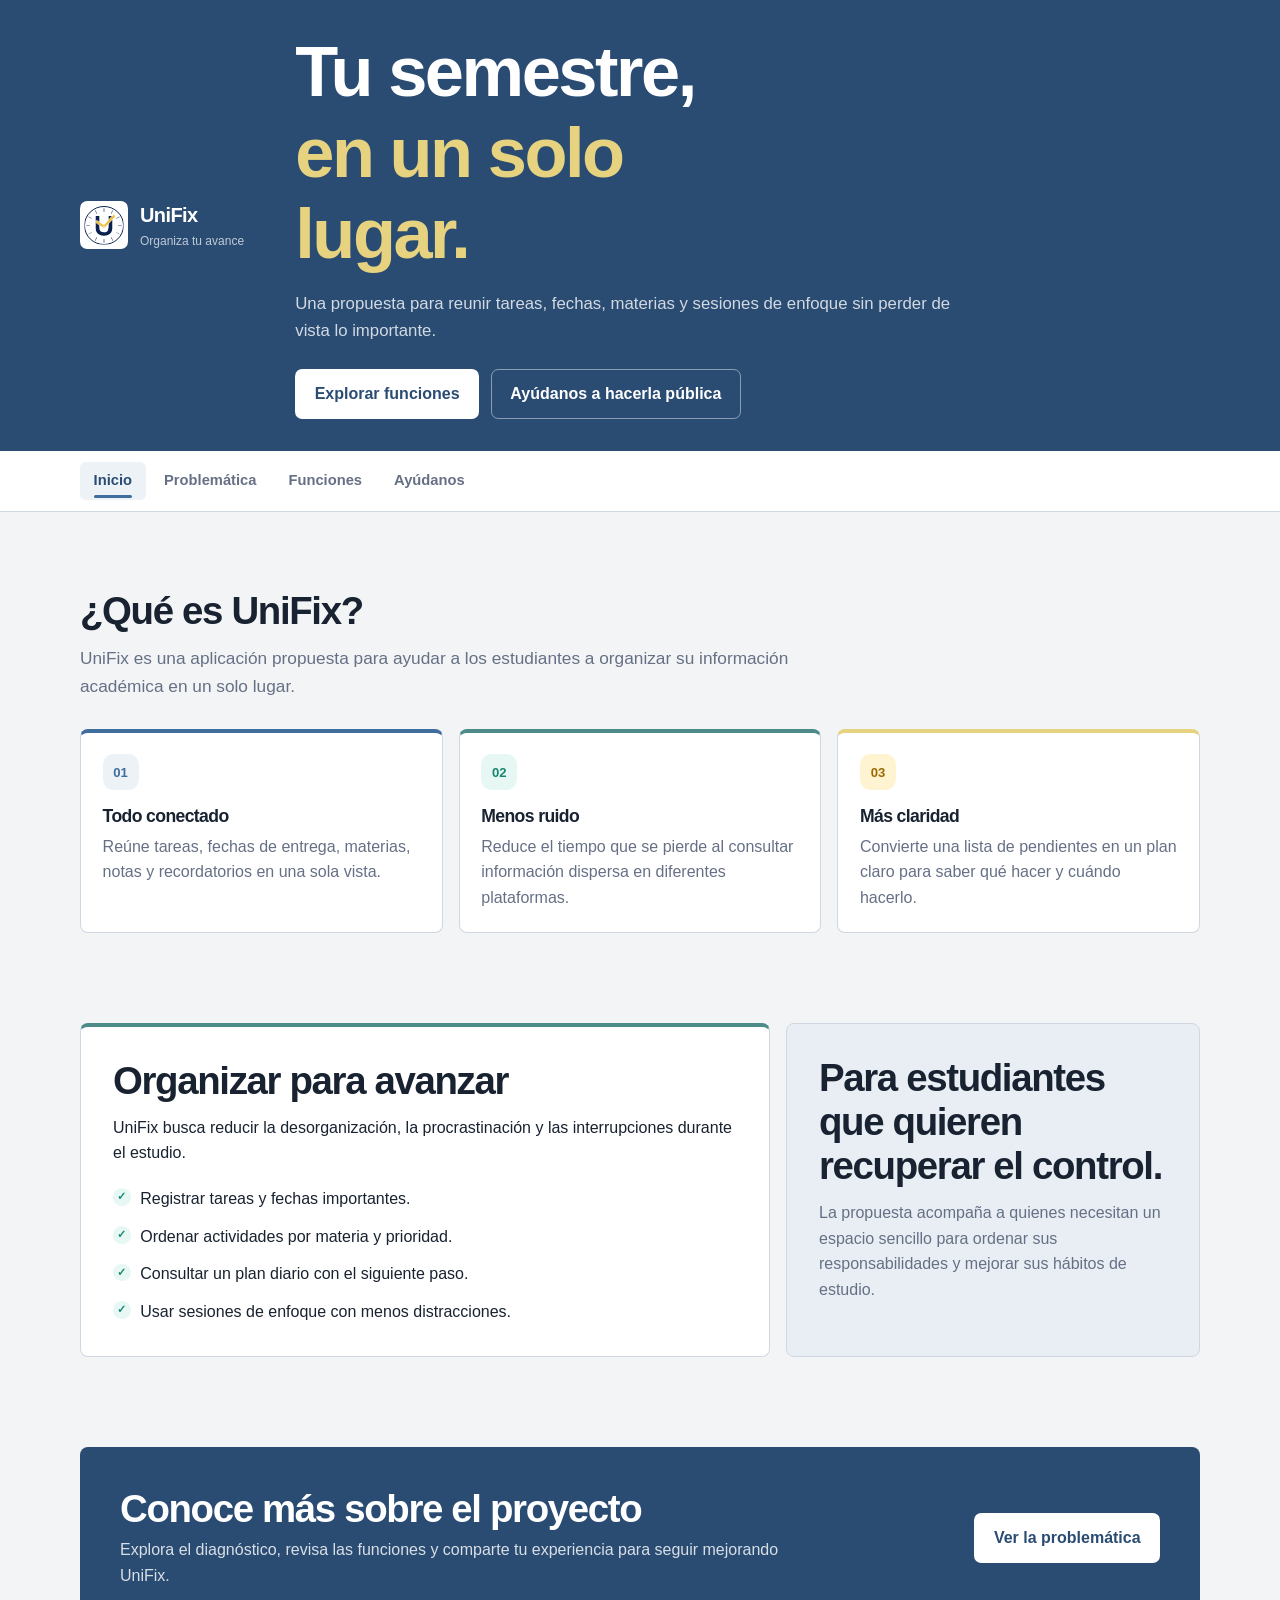
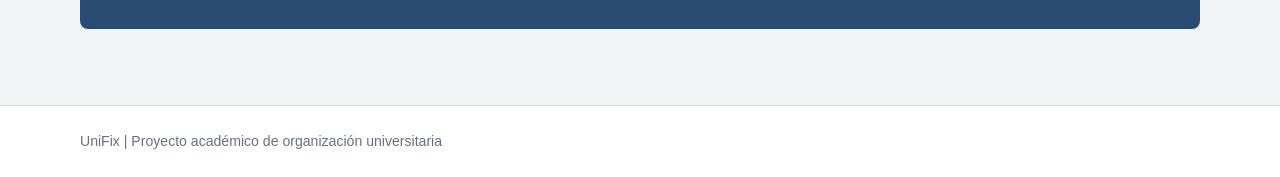
<file: index.html>
<!DOCTYPE html>
<html lang="es">
<head>
    <meta charset="UTF-8">
    <meta name="viewport" content="width=device-width, initial-scale=1.0">
    <meta name="description" content="Información general sobre UniFix, una propuesta para organizar la vida académica.">
    <meta name="theme-color" content="#182b49">
    <link rel="stylesheet" href="styles.css">
    <link rel="icon" type="image/svg+xml" href="logo-unifix.svg">
    <title>UniFix | Inicio</title>
</head>
<body>
    <a class="skip-link" href="#contenido">Saltar al contenido</a>

    <header class="site-header hero-header">
        <div class="container header-inner">
            <a class="brand" href="index.html" aria-label="UniFix, página de inicio">
                <img class="brand-logo" src="logo-unifix.svg" alt="">
                <span class="brand-copy">
                    <strong>UniFix</strong>
                    <small>Organiza tu avance</small>
                </span>
            </a>

            <div class="header-copy">
                <h1>Tu semestre, <span>en un solo lugar.</span></h1>
                <p>Una propuesta para reunir tareas, fechas, materias y sesiones de enfoque sin perder de vista lo importante.</p>
                <div class="button-row">
                    <a class="button button-light" href="funciones.html">Explorar funciones</a>
                    <a class="button button-quiet" href="encuesta.html">Ayúdanos a hacerla pública</a>
                </div>
            </div>

        </div>
    </header>

    <nav class="site-nav" aria-label="Navegación principal">
        <div class="container nav-inner">
            <a class="nav-link" href="index.html" aria-current="page">Inicio</a>
            <a class="nav-link" href="problematica.html">Problemática</a>
            <a class="nav-link" href="funciones.html">Funciones</a>
            <a class="nav-link" href="encuesta.html">Ayúdanos</a>
        </div>
    </nav>

    <main id="contenido" class="container">
        <section aria-labelledby="que-es">
            <div class="section-heading">
                <h2 id="que-es">¿Qué es UniFix?</h2>
                <p class="lead">UniFix es una aplicación propuesta para ayudar a los estudiantes a organizar su información académica en un solo lugar.</p>
            </div>

            <div class="info-grid">
                <article class="info-card">
                    <span class="card-icon" aria-hidden="true">01</span>
                    <h3>Todo conectado</h3>
                    <p>Reúne tareas, fechas de entrega, materias, notas y recordatorios en una sola vista.</p>
                </article>
                <article class="info-card">
                    <span class="card-icon" aria-hidden="true">02</span>
                    <h3>Menos ruido</h3>
                    <p>Reduce el tiempo que se pierde al consultar información dispersa en diferentes plataformas.</p>
                </article>
                <article class="info-card">
                    <span class="card-icon" aria-hidden="true">03</span>
                    <h3>Más claridad</h3>
                    <p>Convierte una lista de pendientes en un plan claro para saber qué hacer y cuándo hacerlo.</p>
                </article>
            </div>
        </section>

        <section class="content-grid" aria-label="Objetivo y público de UniFix">
            <article class="content-card">
                <h2>Organizar para avanzar</h2>
                <p>UniFix busca reducir la desorganización, la procrastinación y las interrupciones durante el estudio.</p>
                <ul class="check-list">
                    <li>Registrar tareas y fechas importantes.</li>
                    <li>Ordenar actividades por materia y prioridad.</li>
                    <li>Consultar un plan diario con el siguiente paso.</li>
                    <li>Usar sesiones de enfoque con menos distracciones.</li>
                </ul>
            </article>

            <aside class="quote-card">
                <h2>Para estudiantes que quieren recuperar el control.</h2>
                <p>La propuesta acompaña a quienes necesitan un espacio sencillo para ordenar sus responsabilidades y mejorar sus hábitos de estudio.</p>
            </aside>
        </section>

        <section class="callout" aria-labelledby="conoce-mas">
            <div>
                <h2 id="conoce-mas">Conoce más sobre el proyecto</h2>
                <p>Explora el diagnóstico, revisa las funciones y comparte tu experiencia para seguir mejorando UniFix.</p>
            </div>
            <a class="button button-light" href="problematica.html">Ver la problemática</a>
        </section>
    </main>

    <footer>
        <div class="container">
            <p>UniFix | Proyecto académico de organización universitaria</p>
        </div>
    </footer>
</body>
</html>
</file>
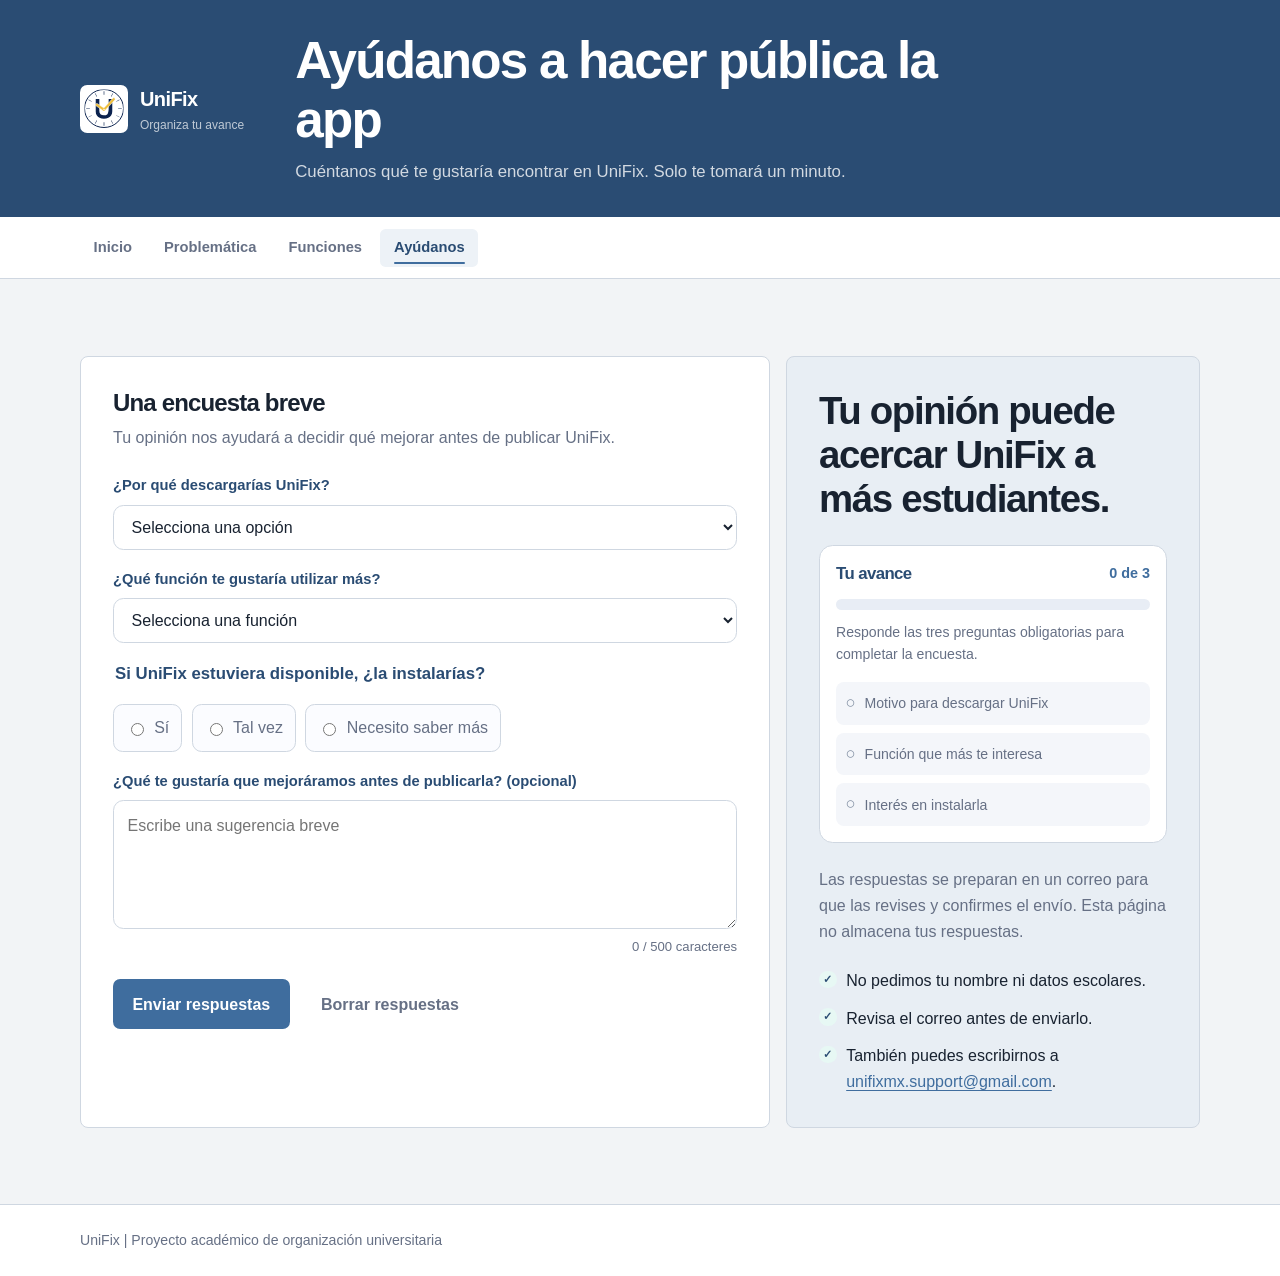
<file: encuesta.html>
<!DOCTYPE html>
<html lang="es">
<head>
    <meta charset="UTF-8">
    <meta name="viewport" content="width=device-width, initial-scale=1.0">
    <meta name="description" content="Ayúdanos a hacer pública UniFix respondiendo una encuesta breve.">
    <meta name="theme-color" content="#182b49">
    <link rel="stylesheet" href="styles.css?v=a316286">
    <link rel="icon" type="image/svg+xml" href="logo-unifix.svg">
    <title>UniFix | Ayúdanos a hacer pública la app</title>
</head>
<body>
    <a class="skip-link" href="#contenido">Saltar al contenido</a>

    <header class="site-header page-header">
        <div class="container header-inner">
            <a class="brand" href="index.html" aria-label="UniFix, página de inicio">
                <img class="brand-logo" src="logo-unifix.svg" alt="">
                <span class="brand-copy">
                    <strong>UniFix</strong>
                    <small>Organiza tu avance</small>
                </span>
            </a>
            <div class="header-copy">
                <h1>Ayúdanos a hacer pública la app</h1>
                <p>Cuéntanos qué te gustaría encontrar en UniFix. Solo te tomará un minuto.</p>
            </div>
        </div>
    </header>

    <nav class="site-nav" aria-label="Navegación principal">
        <div class="container nav-inner">
            <a class="nav-link" href="index.html">Inicio</a>
            <a class="nav-link" href="problematica.html">Problemática</a>
            <a class="nav-link" href="funciones.html">Funciones</a>
            <a class="nav-link" href="encuesta.html" aria-current="page">Ayúdanos</a>
        </div>
    </nav>

    <main id="contenido" class="container">
        <section class="form-layout" aria-labelledby="opinion">
            <form class="form-card" id="encuesta-form">
                <div class="form-heading">
                    <h2 id="opinion">Una encuesta breve</h2>
                    <p>Tu opinión nos ayudará a decidir qué mejorar antes de publicar UniFix.</p>
                </div>

                <div class="form-grid">
                    <div class="field field--wide" data-question="motivo">
                        <label for="motivo">¿Por qué descargarías UniFix?</label>
                        <select id="motivo" name="motivo" required>
                            <option value="">Selecciona una opción</option>
                            <option>Organizar tareas y entregas</option>
                            <option>Consultar mi horario y calendario</option>
                            <option>Dar seguimiento a materias y calificaciones</option>
                            <option>Usar recordatorios y sesiones de enfoque</option>
                            <option>Explorar todas sus funciones</option>
                            <option>Otro motivo</option>
                        </select>
                    </div>

                    <div class="field field--wide" data-question="funcion">
                        <label for="funcion">¿Qué función te gustaría utilizar más?</label>
                        <select id="funcion" name="funcion" required>
                            <option value="">Selecciona una función</option>
                            <option>Gestión de tareas</option>
                            <option>Horario y calendario académico</option>
                            <option>Materias y calificaciones</option>
                            <option>Notas y recordatorios</option>
                            <option>Sesiones de enfoque</option>
                            <option>Otra</option>
                        </select>
                    </div>

                    <fieldset class="field field--wide field-group" data-question="instalarias">
                        <legend class="field-label">Si UniFix estuviera disponible, ¿la instalarías?</legend>
                        <div class="radio-group">
                            <label class="radio-option"><input type="radio" name="instalarias" value="Sí" required> Sí</label>
                            <label class="radio-option"><input type="radio" name="instalarias" value="Tal vez"> Tal vez</label>
                            <label class="radio-option"><input type="radio" name="instalarias" value="Necesito saber más"> Necesito saber más</label>
                        </div>
                    </fieldset>

                    <div class="field field--wide">
                        <label for="sugerencia">¿Qué te gustaría que mejoráramos antes de publicarla? <span>(opcional)</span></label>
                        <textarea id="sugerencia" name="sugerencia" rows="4" maxlength="500" placeholder="Escribe una sugerencia breve"></textarea>
                        <p class="character-count" id="character-count">0 / 500 caracteres</p>
                    </div>
                </div>

                <div class="actions">
                    <button class="button button-primary" type="submit">Enviar respuestas</button>
                    <button class="button button-quiet" type="reset">Borrar respuestas</button>
                </div>
                <p id="encuesta-status" role="status" aria-live="polite"></p>
            </form>

            <aside class="survey-aside">
                <h2>Tu opinión puede acercar UniFix a más estudiantes.</h2>
                <div class="survey-progress">
                    <div class="survey-progress__heading">
                        <h3 id="progress-heading">Tu avance</h3>
                        <strong id="progress-count">0 de 3</strong>
                    </div>
                    <div class="survey-progress__track" id="survey-progress" role="progressbar" aria-labelledby="progress-heading" aria-valuemin="0" aria-valuemax="3" aria-valuenow="0">
                        <span class="survey-progress__fill" id="survey-progress-fill"></span>
                    </div>
                    <p class="survey-progress__message" id="progress-message">Responde las tres preguntas obligatorias para completar la encuesta.</p>
                    <ul class="survey-progress__steps" aria-label="Preguntas obligatorias">
                        <li data-step="motivo">Motivo para descargar UniFix</li>
                        <li data-step="funcion">Función que más te interesa</li>
                        <li data-step="instalarias">Interés en instalarla</li>
                    </ul>
                </div>
                <p>Las respuestas se preparan en un correo para que las revises y confirmes el envío. Esta página no almacena tus respuestas.</p>
                <ul class="check-list">
                    <li>No pedimos tu nombre ni datos escolares.</li>
                    <li>Revisa el correo antes de enviarlo.</li>
                    <li>También puedes escribirnos a <a href="mailto:unifixmx.support@gmail.com">unifixmx.support@gmail.com</a>.</li>
                </ul>
            </aside>
        </section>
    </main>

    <footer>
        <div class="container">
            <p>UniFix | Proyecto académico de organización universitaria</p>
        </div>
    </footer>
    <script src="js/encuesta.js?v=a316286" defer></script>
</body>
</html>
</file>
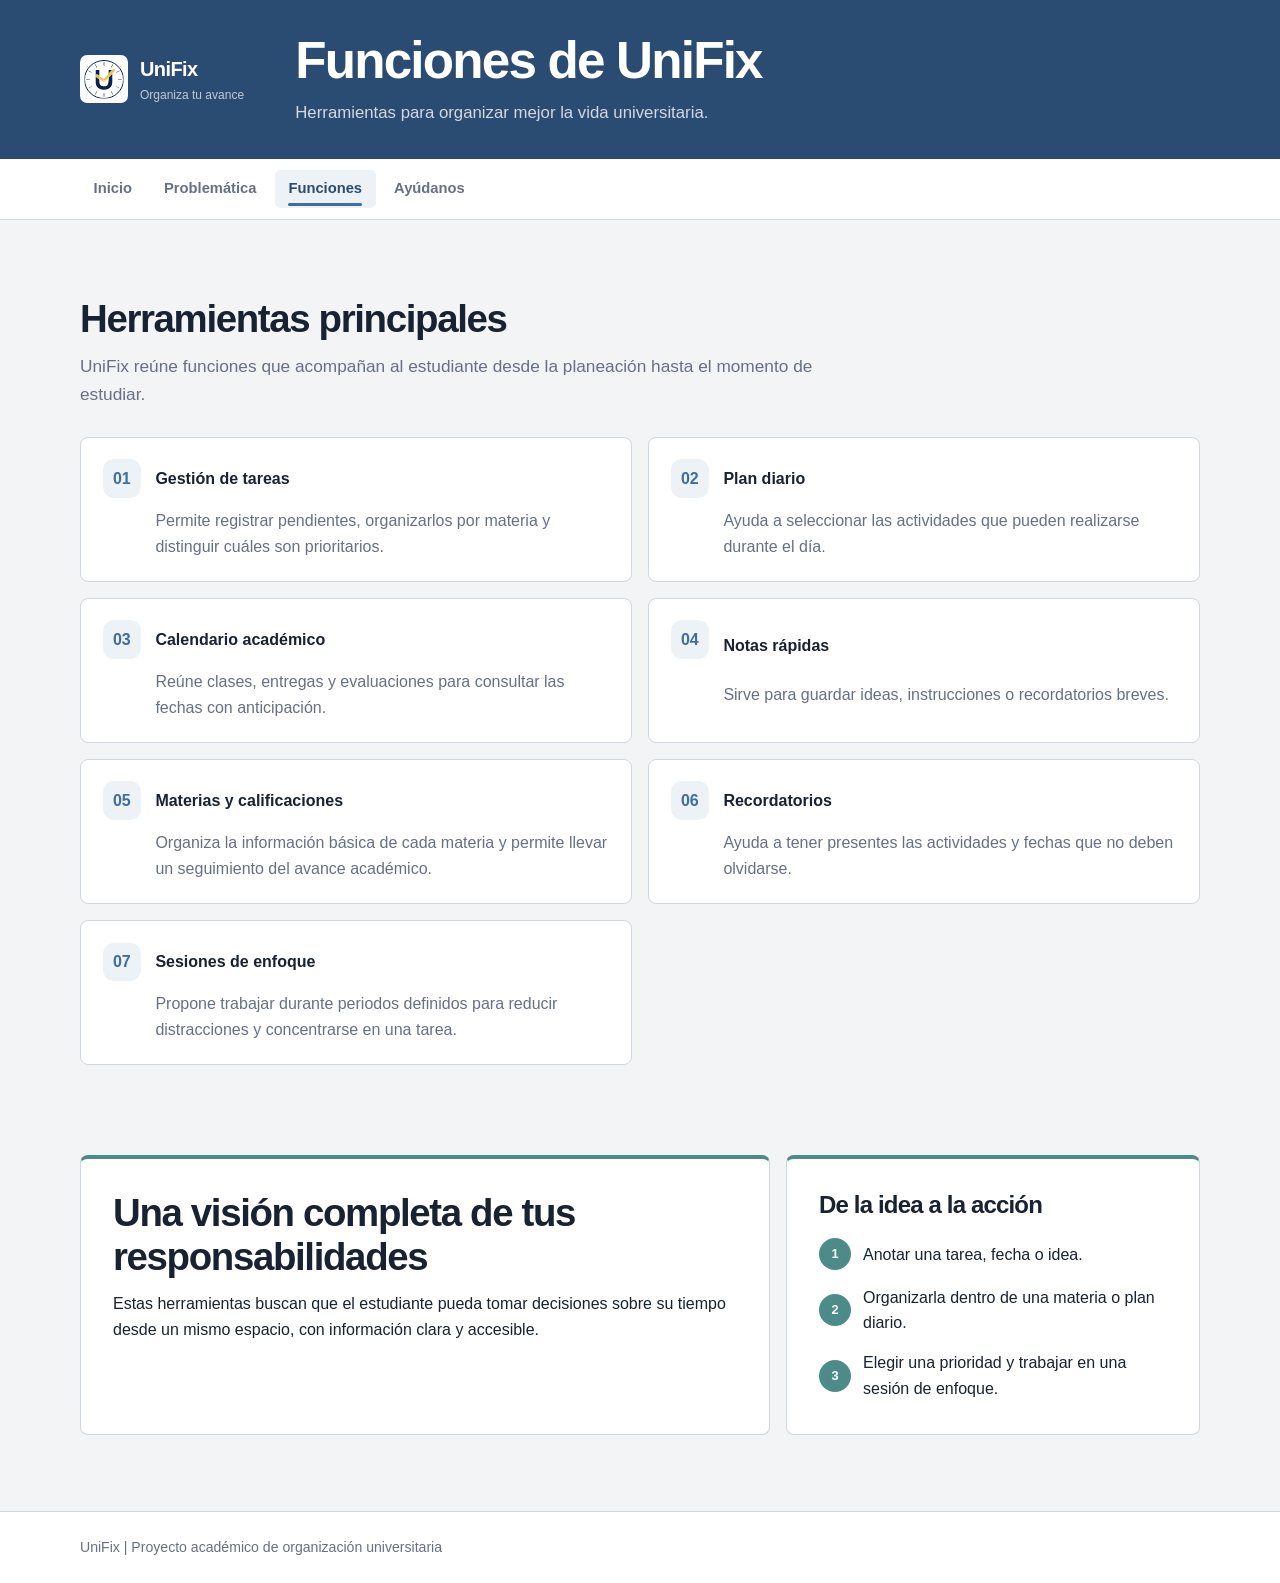
<file: funciones.html>
<!DOCTYPE html>
<html lang="es">
<head>
    <meta charset="UTF-8">
    <meta name="viewport" content="width=device-width, initial-scale=1.0">
    <meta name="description" content="Funciones propuestas para la aplicación UniFix.">
    <meta name="theme-color" content="#182b49">
    <link rel="stylesheet" href="styles.css">
    <link rel="icon" type="image/svg+xml" href="logo-unifix.svg">
    <title>UniFix | Funciones</title>
</head>
<body>
    <a class="skip-link" href="#contenido">Saltar al contenido</a>

    <header class="site-header page-header">
        <div class="container header-inner">
            <a class="brand" href="index.html" aria-label="UniFix, página de inicio">
                <img class="brand-logo" src="logo-unifix.svg" alt="">
                <span class="brand-copy">
                    <strong>UniFix</strong>
                    <small>Organiza tu avance</small>
                </span>
            </a>
            <div class="header-copy">
                <h1>Funciones de UniFix</h1>
                <p>Herramientas para organizar mejor la vida universitaria.</p>
            </div>
        </div>
    </header>

    <nav class="site-nav" aria-label="Navegación principal">
        <div class="container nav-inner">
            <a class="nav-link" href="index.html">Inicio</a>
            <a class="nav-link" href="problematica.html">Problemática</a>
            <a class="nav-link" href="funciones.html" aria-current="page">Funciones</a>
            <a class="nav-link" href="encuesta.html">Ayúdanos</a>
        </div>
    </nav>

    <main id="contenido" class="container">
        <section aria-labelledby="herramientas">
            <div class="section-heading">
                <h2 id="herramientas">Herramientas principales</h2>
                <p class="lead">UniFix reúne funciones que acompañan al estudiante desde la planeación hasta el momento de estudiar.</p>
            </div>

            <dl class="feature-grid">
                <div class="feature-card">
                    <div class="feature-top"><span class="feature-number">01</span><dt>Gestión de tareas</dt></div>
                    <dd>Permite registrar pendientes, organizarlos por materia y distinguir cuáles son prioritarios.</dd>
                </div>
                <div class="feature-card">
                    <div class="feature-top"><span class="feature-number">02</span><dt>Plan diario</dt></div>
                    <dd>Ayuda a seleccionar las actividades que pueden realizarse durante el día.</dd>
                </div>
                <div class="feature-card">
                    <div class="feature-top"><span class="feature-number">03</span><dt>Calendario académico</dt></div>
                    <dd>Reúne clases, entregas y evaluaciones para consultar las fechas con anticipación.</dd>
                </div>
                <div class="feature-card">
                    <div class="feature-top"><span class="feature-number">04</span><dt>Notas rápidas</dt></div>
                    <dd>Sirve para guardar ideas, instrucciones o recordatorios breves.</dd>
                </div>
                <div class="feature-card">
                    <div class="feature-top"><span class="feature-number">05</span><dt>Materias y calificaciones</dt></div>
                    <dd>Organiza la información básica de cada materia y permite llevar un seguimiento del avance académico.</dd>
                </div>
                <div class="feature-card">
                    <div class="feature-top"><span class="feature-number">06</span><dt>Recordatorios</dt></div>
                    <dd>Ayuda a tener presentes las actividades y fechas que no deben olvidarse.</dd>
                </div>
                <div class="feature-card">
                    <div class="feature-top"><span class="feature-number">07</span><dt>Sesiones de enfoque</dt></div>
                    <dd>Propone trabajar durante periodos definidos para reducir distracciones y concentrarse en una tarea.</dd>
                </div>
            </dl>
        </section>

        <section class="content-grid" aria-label="Propósito y flujo de uso">
            <article class="content-card">
                <h2>Una visión completa de tus responsabilidades</h2>
                <p>Estas herramientas buscan que el estudiante pueda tomar decisiones sobre su tiempo desde un mismo espacio, con información clara y accesible.</p>
            </article>

            <aside class="flow-card">
                <h2>De la idea a la acción</h2>
                <ol class="process-list">
                    <li>Anotar una tarea, fecha o idea.</li>
                    <li>Organizarla dentro de una materia o plan diario.</li>
                    <li>Elegir una prioridad y trabajar en una sesión de enfoque.</li>
                </ol>
            </aside>
        </section>
    </main>

    <footer>
        <div class="container">
            <p>UniFix | Proyecto académico de organización universitaria</p>
        </div>
    </footer>
</body>
</html>
</file>
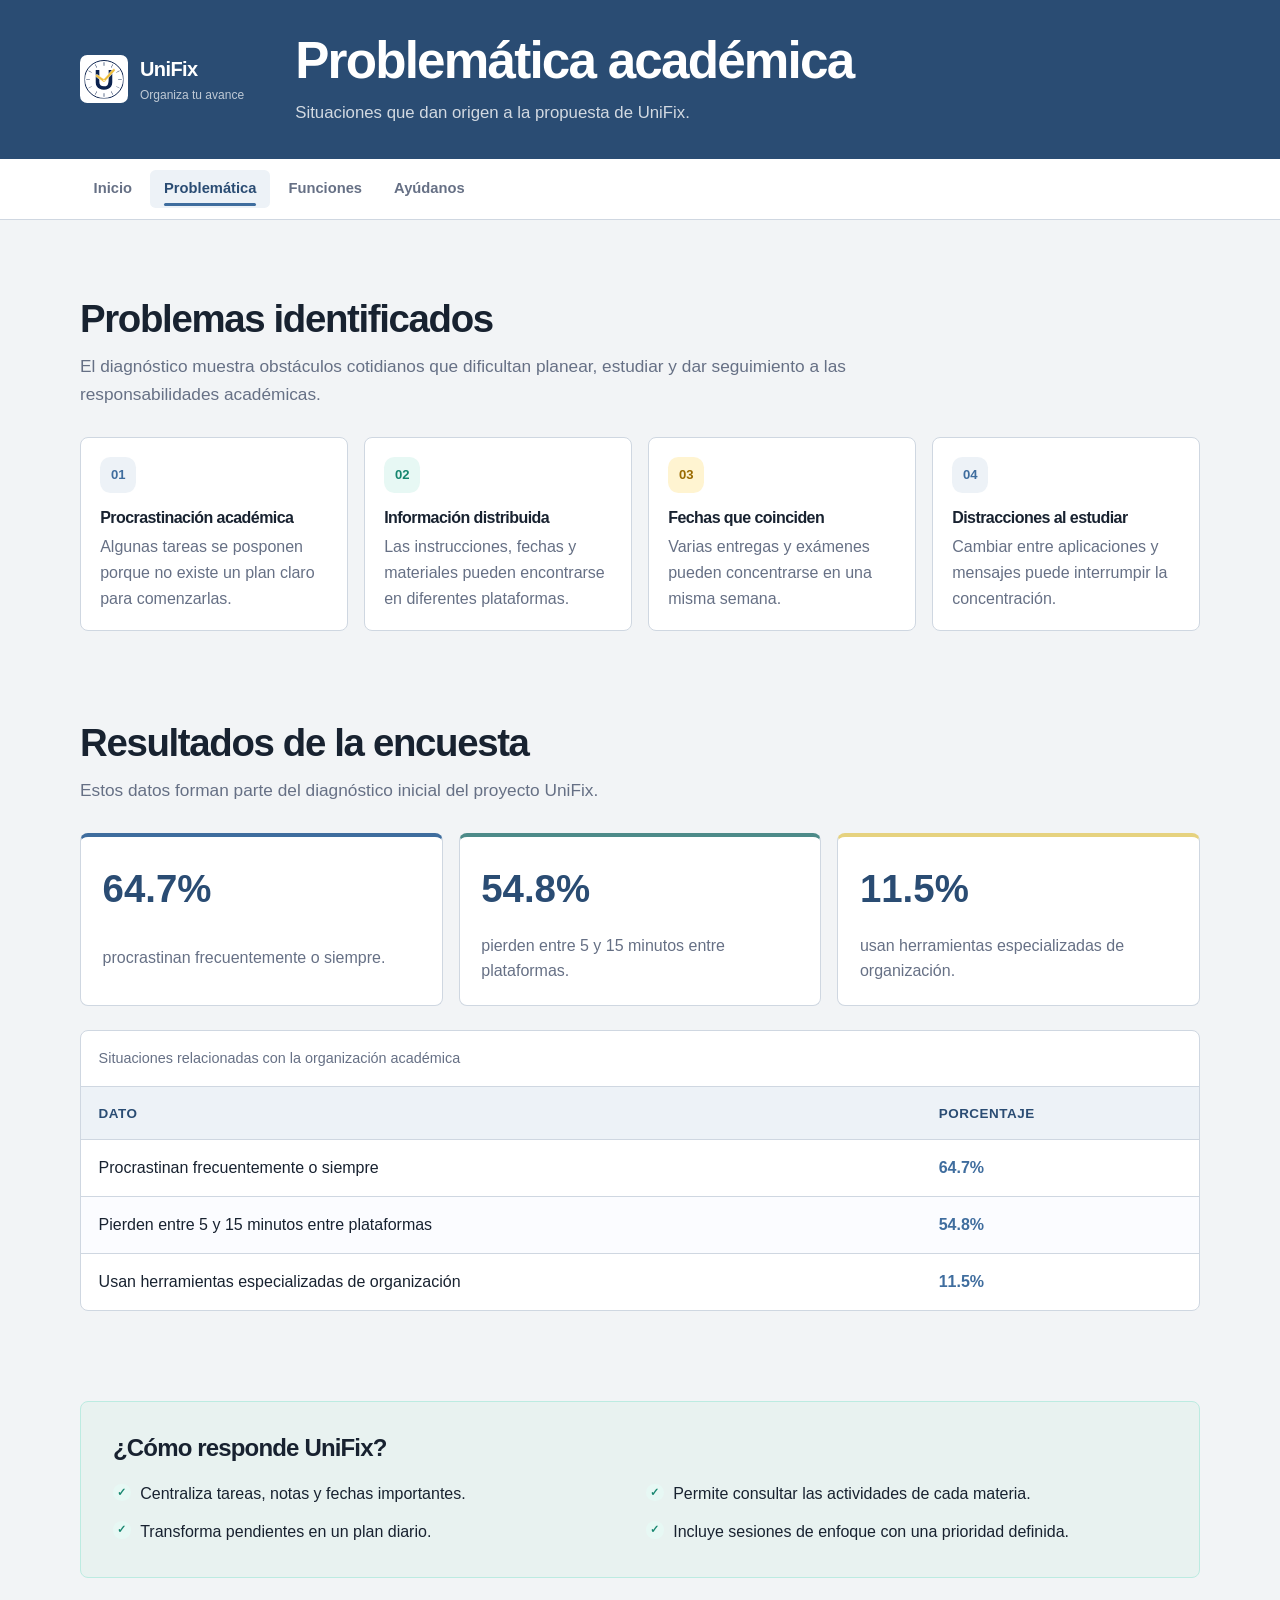
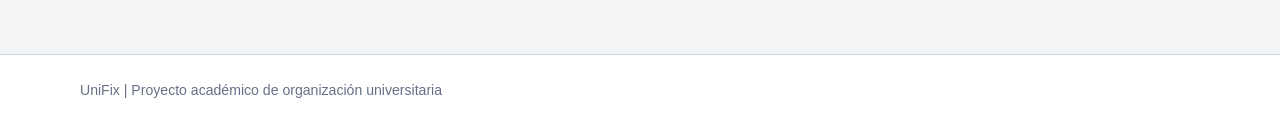
<file: problematica.html>
<!DOCTYPE html>
<html lang="es">
<head>
    <meta charset="UTF-8">
    <meta name="viewport" content="width=device-width, initial-scale=1.0">
    <meta name="description" content="Problemática de organización académica que busca atender UniFix.">
    <meta name="theme-color" content="#182b49">
    <link rel="stylesheet" href="styles.css">
    <link rel="icon" type="image/svg+xml" href="logo-unifix.svg">
    <title>UniFix | Problemática</title>
</head>
<body>
    <a class="skip-link" href="#contenido">Saltar al contenido</a>

    <header class="site-header page-header">
        <div class="container header-inner">
            <a class="brand" href="index.html" aria-label="UniFix, página de inicio">
                <img class="brand-logo" src="logo-unifix.svg" alt="">
                <span class="brand-copy">
                    <strong>UniFix</strong>
                    <small>Organiza tu avance</small>
                </span>
            </a>
            <div class="header-copy">
                <h1>Problemática académica</h1>
                <p>Situaciones que dan origen a la propuesta de UniFix.</p>
            </div>
        </div>
    </header>

    <nav class="site-nav" aria-label="Navegación principal">
        <div class="container nav-inner">
            <a class="nav-link" href="index.html">Inicio</a>
            <a class="nav-link" href="problematica.html" aria-current="page">Problemática</a>
            <a class="nav-link" href="funciones.html">Funciones</a>
            <a class="nav-link" href="encuesta.html">Ayúdanos</a>
        </div>
    </nav>

    <main id="contenido" class="container">
        <section aria-labelledby="problemas">
            <div class="section-heading">
                <h2 id="problemas">Problemas identificados</h2>
                <p class="lead">El diagnóstico muestra obstáculos cotidianos que dificultan planear, estudiar y dar seguimiento a las responsabilidades académicas.</p>
            </div>

            <div class="problem-grid">
                <article class="problem-card">
                    <span class="problem-icon" aria-hidden="true">01</span>
                    <h3>Procrastinación académica</h3>
                    <p>Algunas tareas se posponen porque no existe un plan claro para comenzarlas.</p>
                </article>
                <article class="problem-card">
                    <span class="problem-icon" aria-hidden="true">02</span>
                    <h3>Información distribuida</h3>
                    <p>Las instrucciones, fechas y materiales pueden encontrarse en diferentes plataformas.</p>
                </article>
                <article class="problem-card">
                    <span class="problem-icon" aria-hidden="true">03</span>
                    <h3>Fechas que coinciden</h3>
                    <p>Varias entregas y exámenes pueden concentrarse en una misma semana.</p>
                </article>
                <article class="problem-card">
                    <span class="problem-icon" aria-hidden="true">04</span>
                    <h3>Distracciones al estudiar</h3>
                    <p>Cambiar entre aplicaciones y mensajes puede interrumpir la concentración.</p>
                </article>
            </div>
        </section>

        <section aria-labelledby="resultados">
            <div class="section-heading">
                <h2 id="resultados">Resultados de la encuesta</h2>
                <p class="lead">Estos datos forman parte del diagnóstico inicial del proyecto UniFix.</p>
            </div>

            <div class="stat-grid" aria-label="Resumen de resultados">
                <article class="stat-card">
                    <strong>64.7%</strong>
                    <span>procrastinan frecuentemente o siempre.</span>
                </article>
                <article class="stat-card">
                    <strong>54.8%</strong>
                    <span>pierden entre 5 y 15 minutos entre plataformas.</span>
                </article>
                <article class="stat-card">
                    <strong>11.5%</strong>
                    <span>usan herramientas especializadas de organización.</span>
                </article>
            </div>

            <div class="table-wrap">
                <table class="data-table">
                    <caption>Situaciones relacionadas con la organización académica</caption>
                    <thead>
                        <tr>
                            <th scope="col">Dato</th>
                            <th scope="col">Porcentaje</th>
                        </tr>
                    </thead>
                    <tbody>
                        <tr>
                            <td>Procrastinan frecuentemente o siempre</td>
                            <td>64.7%</td>
                        </tr>
                        <tr>
                            <td>Pierden entre 5 y 15 minutos entre plataformas</td>
                            <td>54.8%</td>
                        </tr>
                        <tr>
                            <td>Usan herramientas especializadas de organización</td>
                            <td>11.5%</td>
                        </tr>
                    </tbody>
                </table>
            </div>
        </section>

        <section class="response-card" aria-labelledby="respuesta">
            <h2 id="respuesta">¿Cómo responde UniFix?</h2>
            <ul class="check-list">
                <li>Centraliza tareas, notas y fechas importantes.</li>
                <li>Permite consultar las actividades de cada materia.</li>
                <li>Transforma pendientes en un plan diario.</li>
                <li>Incluye sesiones de enfoque con una prioridad definida.</li>
            </ul>
        </section>
    </main>

    <footer>
        <div class="container">
            <p>UniFix | Proyecto académico de organización universitaria</p>
        </div>
    </footer>
</body>
</html>
</file>
<file: styles.css>
:root {
    --ink: #182230;
    --muted: #667085;
    --navy: #182b49;
    --navy-deep: #101d34;
    --blue: #3f6df6;
    --blue-soft: #eaf0ff;
    --teal: #16b8a6;
    --yellow: #f7c948;
    --cream: #f7f9fc;
    --surface: #ffffff;
    --line: #dce3ee;
    --success: #16866f;
    --shadow: 0 18px 50px rgba(25, 43, 73, 0.09);
    --radius-lg: 1.25rem;
    --radius-md: 0.9rem;
    --max-width: 1120px;
}

*,
*::before,
*::after {
    box-sizing: border-box;
}

html {
    scroll-behavior: smooth;
}

body {
    min-width: 320px;
    margin: 0;
    color: var(--ink);
    background: var(--cream);
    font-family: "Segoe UI", Roboto, Helvetica, Arial, sans-serif;
    line-height: 1.6;
}

a {
    color: var(--blue);
    text-underline-offset: 0.16em;
}

a:hover {
    color: var(--navy);
}

img,
svg {
    display: block;
    max-width: 100%;
}

button,
input,
select,
textarea {
    font: inherit;
}

.container {
    width: min(calc(100% - 2rem), var(--max-width));
    margin-inline: auto;
}

.skip-link {
    position: absolute;
    z-index: 20;
    top: 0.75rem;
    left: 0.75rem;
    padding: 0.7rem 1rem;
    color: var(--navy);
    background: var(--yellow);
    border-radius: 0.5rem;
    transform: translateY(-160%);
    transition: transform 160ms ease;
}

.skip-link:focus {
    transform: translateY(0);
}

.site-header {
    position: relative;
    overflow: hidden;
    color: #ffffff;
    background:
        radial-gradient(circle at 90% 10%, rgba(63, 109, 246, 0.55), transparent 32%),
        linear-gradient(135deg, var(--navy-deep), var(--navy));
}

.site-header::after {
    position: absolute;
    right: -8rem;
    bottom: -12rem;
    width: 27rem;
    height: 27rem;
    content: "";
    background: rgba(22, 184, 166, 0.12);
    border-radius: 50%;
}

.header-inner {
    position: relative;
    z-index: 1;
    display: grid;
    grid-template-columns: minmax(11rem, 0.75fr) minmax(0, 1.7fr) minmax(13rem, 0.9fr);
    gap: clamp(1.5rem, 4vw, 4rem);
    align-items: center;
    padding-block: clamp(2.5rem, 7vw, 5.5rem);
}

.page-header .header-inner {
    grid-template-columns: auto minmax(0, 1fr) auto;
    padding-block: clamp(2.25rem, 5vw, 3.75rem);
}

.brand {
    display: inline-flex;
    gap: 0.75rem;
    align-items: center;
    width: max-content;
    color: #ffffff;
    text-decoration: none;
}

.brand:hover {
    color: #ffffff;
}

.brand-mark {
    display: grid;
    width: 3rem;
    height: 3rem;
    place-items: center;
    color: var(--navy);
    background: var(--yellow);
    border-radius: 0.85rem;
    box-shadow: 0 8px 20px rgba(0, 0, 0, 0.14);
    font-size: 1.05rem;
    font-weight: 800;
    letter-spacing: -0.04em;
}

.brand-logo {
    width: 3rem;
    height: 3rem;
    flex: 0 0 3rem;
    padding: 0.28rem;
    object-fit: contain;
    background: #ffffff;
    border-radius: 0.45rem;
}

.brand-copy {
    display: grid;
    gap: 0.05rem;
}

.brand-copy strong {
    font-size: 1.25rem;
    letter-spacing: -0.03em;
}

.brand-copy small {
    color: rgba(255, 255, 255, 0.7);
    font-size: 0.75rem;
}

.header-copy {
    max-width: 42rem;
}

.eyebrow {
    margin: 0 0 0.65rem;
    color: var(--teal);
    font-size: 0.78rem;
    font-weight: 800;
    letter-spacing: 0.12em;
    text-transform: uppercase;
}

.site-header .eyebrow {
    color: var(--yellow);
}

h1,
h2,
h3,
p {
    margin-top: 0;
}

h1,
h2,
h3 {
    line-height: 1.15;
    letter-spacing: -0.035em;
}

h1 {
    max-width: 12ch;
    margin-bottom: 1rem;
    font-size: clamp(2.25rem, 5.5vw, 4.5rem);
}

.page-header h1 {
    max-width: none;
    margin-bottom: 0.55rem;
    font-size: clamp(2rem, 4vw, 3.25rem);
}

h1 span {
    color: var(--yellow);
}

.header-copy > p:not(.eyebrow) {
    max-width: 42rem;
    margin-bottom: 1.5rem;
    color: rgba(255, 255, 255, 0.79);
    font-size: 1.05rem;
}

.page-header .header-copy > p:not(.eyebrow) {
    margin-bottom: 0;
}

.header-badge {
    padding: 0.65rem 0.85rem;
    color: #ffffff;
    background: rgba(255, 255, 255, 0.1);
    border: 1px solid rgba(255, 255, 255, 0.2);
    border-radius: 999px;
    font-size: 0.78rem;
    font-weight: 700;
    white-space: nowrap;
}

.button-row,
.actions {
    display: flex;
    flex-wrap: wrap;
    gap: 0.75rem;
    align-items: center;
}

.button {
    display: inline-flex;
    min-height: 2.8rem;
    align-items: center;
    justify-content: center;
    padding: 0.7rem 1.15rem;
    border: 1px solid transparent;
    border-radius: 0.7rem;
    font-weight: 750;
    text-decoration: none;
    transition: transform 160ms ease, box-shadow 160ms ease, background-color 160ms ease;
}

.button:hover {
    color: inherit;
    transform: translateY(-2px);
}

.button-light {
    color: var(--navy);
    background: #ffffff;
    box-shadow: 0 8px 20px rgba(0, 0, 0, 0.14);
}

.button-light:hover {
    background: var(--yellow);
}

.button-primary {
    color: #ffffff;
    background: var(--blue);
    box-shadow: 0 8px 18px rgba(63, 109, 246, 0.22);
}

.button-primary:hover {
    color: #ffffff;
    background: #315bd3;
}

.button-quiet {
    color: var(--muted);
    background: var(--surface);
    border-color: var(--line);
}

.button-quiet:hover {
    color: var(--ink);
    background: var(--blue-soft);
}

.hero-visual {
    position: relative;
    min-height: 14rem;
    padding: 1.1rem;
    background: rgba(255, 255, 255, 0.1);
    border: 1px solid rgba(255, 255, 255, 0.18);
    border-radius: var(--radius-lg);
    box-shadow: 0 20px 45px rgba(0, 0, 0, 0.15);
    transform: rotate(2deg);
}

.mockup-top {
    display: flex;
    gap: 0.35rem;
    margin-bottom: 1rem;
}

.mockup-top span {
    width: 0.45rem;
    height: 0.45rem;
    background: rgba(255, 255, 255, 0.55);
    border-radius: 50%;
}

.mockup-body {
    display: grid;
    gap: 0.65rem;
}

.mockup-title {
    width: 58%;
    height: 0.8rem;
    margin-bottom: 0.35rem;
    background: var(--yellow);
    border-radius: 999px;
}

.mockup-task {
    display: flex;
    gap: 0.6rem;
    align-items: center;
    padding: 0.65rem;
    background: rgba(255, 255, 255, 0.1);
    border-radius: 0.6rem;
}

.mockup-task::before {
    width: 0.7rem;
    height: 0.7rem;
    content: "";
    background: var(--teal);
    border-radius: 50%;
}

.mockup-task span {
    width: 70%;
    height: 0.45rem;
    background: rgba(255, 255, 255, 0.65);
    border-radius: 999px;
}

.site-nav {
    position: sticky;
    z-index: 10;
    top: 0;
    background: rgba(255, 255, 255, 0.94);
    border-bottom: 1px solid var(--line);
    box-shadow: 0 6px 20px rgba(25, 43, 73, 0.05);
    backdrop-filter: blur(12px);
}

.nav-inner {
    display: flex;
    flex-wrap: wrap;
    gap: 0.3rem;
    align-items: center;
    min-height: 3.8rem;
}

.nav-link {
    position: relative;
    display: inline-flex;
    align-items: center;
    min-height: 2.4rem;
    padding: 0.45rem 0.85rem;
    color: var(--muted);
    border-radius: 0.6rem;
    font-size: 0.92rem;
    font-weight: 700;
    text-decoration: none;
}

.nav-link:hover,
.nav-link[aria-current="page"] {
    color: var(--navy);
    background: var(--blue-soft);
}

.nav-link[aria-current="page"]::after {
    position: absolute;
    right: 0.85rem;
    bottom: 0.16rem;
    left: 0.85rem;
    height: 0.15rem;
    content: "";
    background: var(--blue);
    border-radius: 999px;
}

main {
    padding-block: clamp(2.6rem, 6vw, 5.5rem);
}

main > section + section {
    margin-top: clamp(3rem, 7vw, 6rem);
}

.section-heading {
    max-width: 48rem;
    margin-bottom: 1.75rem;
}

.section-heading h2,
.content-card h2,
.quote-card h2,
.callout h2,
.survey-aside h2 {
    margin-bottom: 0.75rem;
    font-size: clamp(1.65rem, 3vw, 2.45rem);
}

.section-heading p:last-child,
.content-card p:last-child,
.quote-card p:last-child,
.survey-aside p:last-child {
    margin-bottom: 0;
}

.lead {
    color: var(--muted);
    font-size: 1.08rem;
}

.info-grid,
.problem-grid,
.stat-grid {
    display: grid;
    grid-template-columns: repeat(3, minmax(0, 1fr));
    gap: 1rem;
}

.info-card,
.problem-card,
.stat-card,
.feature-card,
.content-card,
.form-card,
.survey-aside,
.flow-card {
    background: var(--surface);
    border: 1px solid var(--line);
    border-radius: var(--radius-md);
    box-shadow: var(--shadow);
}

.info-card,
.problem-card,
.stat-card {
    padding: 1.35rem;
}

.info-card {
    border-top: 0.25rem solid var(--blue);
}

.info-card:nth-child(2) {
    border-top-color: var(--teal);
}

.info-card:nth-child(3) {
    border-top-color: var(--yellow);
}

.card-icon,
.problem-icon {
    display: inline-grid;
    width: 2.25rem;
    height: 2.25rem;
    margin-bottom: 1rem;
    place-items: center;
    color: var(--blue);
    background: var(--blue-soft);
    border-radius: 0.65rem;
    font-size: 0.82rem;
    font-weight: 800;
}

.info-card:nth-child(2) .card-icon,
.problem-card:nth-child(2) .problem-icon {
    color: var(--success);
    background: #e7f8f4;
}

.info-card:nth-child(3) .card-icon,
.problem-card:nth-child(3) .problem-icon {
    color: #9a6a00;
    background: #fff4d1;
}

.info-card h3,
.problem-card h3,
.stat-card strong {
    margin-bottom: 0.45rem;
    font-size: 1.1rem;
}

.info-card p,
.problem-card p,
.stat-card span,
.feature-card dd {
    margin-bottom: 0;
    color: var(--muted);
}

.content-grid,
.form-layout {
    display: grid;
    grid-template-columns: minmax(0, 1.25fr) minmax(17rem, 0.75fr);
    gap: 1rem;
    align-items: stretch;
}

.content-card,
.quote-card,
.flow-card,
.survey-aside {
    padding: clamp(1.35rem, 3vw, 2rem);
}

.content-card,
.flow-card {
    border-top: 0.25rem solid var(--teal);
}

.quote-card,
.survey-aside {
    color: #ffffff;
    background: linear-gradient(145deg, var(--navy), #27456f);
    border: 0;
    border-radius: var(--radius-lg);
    box-shadow: var(--shadow);
}

.quote-card .eyebrow,
.survey-aside .eyebrow {
    color: var(--yellow);
}

.quote-card p,
.survey-aside p {
    color: rgba(255, 255, 255, 0.76);
}

.check-list,
.plain-list {
    display: grid;
    gap: 0.75rem;
    margin: 1.25rem 0 0;
    padding: 0;
    list-style: none;
}

.check-list li {
    position: relative;
    padding-left: 1.7rem;
}

.check-list li::before {
    position: absolute;
    top: 0.15rem;
    left: 0;
    display: grid;
    width: 1.1rem;
    height: 1.1rem;
    place-items: center;
    color: var(--success);
    background: #e7f8f4;
    border-radius: 50%;
    content: "✓";
    font-size: 0.7rem;
    font-weight: 900;
}

.quote-card .check-list li::before,
.survey-aside .check-list li::before {
    color: var(--navy);
}

.callout {
    display: flex;
    gap: 1.5rem;
    align-items: center;
    justify-content: space-between;
    padding: clamp(1.5rem, 4vw, 2.5rem);
    color: #ffffff;
    background: linear-gradient(135deg, var(--blue), #5d82ff);
    border-radius: var(--radius-lg);
    box-shadow: 0 18px 35px rgba(63, 109, 246, 0.2);
}

.callout h2 {
    margin-bottom: 0.4rem;
}

.callout p {
    max-width: 42rem;
    margin-bottom: 0;
    color: rgba(255, 255, 255, 0.82);
}

.feature-grid {
    display: grid;
    grid-template-columns: repeat(2, minmax(0, 1fr));
    gap: 1rem;
    margin: 0;
}

.feature-card {
    display: grid;
    grid-template-columns: auto minmax(0, 1fr);
    gap: 0.9rem;
    padding: 1.35rem;
}

.feature-top {
    display: contents;
}

.feature-number {
    display: grid;
    width: 2.4rem;
    height: 2.4rem;
    place-items: center;
    color: var(--blue);
    background: var(--blue-soft);
    border-radius: 0.7rem;
    font-weight: 800;
}

.feature-card dt {
    align-self: center;
    font-weight: 800;
}

.feature-card dd {
    grid-column: 2;
    margin: -0.25rem 0 0;
}

.process-list {
    display: grid;
    gap: 0.9rem;
    margin: 1.25rem 0 0;
    padding: 0;
    list-style: none;
    counter-reset: process;
}

.process-list li {
    display: grid;
    grid-template-columns: 2rem minmax(0, 1fr);
    gap: 0.75rem;
    align-items: center;
    counter-increment: process;
}

.process-list li::before {
    display: grid;
    width: 2rem;
    height: 2rem;
    place-items: center;
    color: #ffffff;
    background: var(--teal);
    border-radius: 50%;
    content: counter(process);
    font-size: 0.8rem;
    font-weight: 800;
}

.problem-grid {
    grid-template-columns: repeat(4, minmax(0, 1fr));
}

.problem-card {
    padding: 1.2rem;
}

.problem-card h3 {
    font-size: 1rem;
}

.stats-heading {
    margin-bottom: 1rem;
}

.stat-grid {
    grid-template-columns: repeat(3, minmax(0, 1fr));
    margin-bottom: 1.5rem;
}

.stat-card {
    display: grid;
    gap: 0.35rem;
    border-top: 0.25rem solid var(--blue);
}

.stat-card:nth-child(2) {
    border-top-color: var(--teal);
}

.stat-card:nth-child(3) {
    border-top-color: var(--yellow);
}

.stat-card strong {
    color: var(--navy);
    font-size: clamp(1.65rem, 4vw, 2.4rem);
}

.table-wrap {
    overflow-x: auto;
    background: var(--surface);
    border: 1px solid var(--line);
    border-radius: var(--radius-md);
    box-shadow: var(--shadow);
}

.data-table {
    width: 100%;
    min-width: 34rem;
    border-collapse: collapse;
}

.data-table caption {
    padding: 1rem 1.1rem;
    color: var(--muted);
    font-size: 0.9rem;
    text-align: left;
}

.data-table th,
.data-table td {
    padding: 0.95rem 1.1rem;
    border-top: 1px solid var(--line);
    text-align: left;
}

.data-table th {
    color: var(--navy);
    background: var(--blue-soft);
    font-size: 0.84rem;
    letter-spacing: 0.04em;
    text-transform: uppercase;
}

.data-table tbody tr:nth-child(even) {
    background: #fbfcff;
}

.data-table td:last-child {
    color: var(--blue);
    font-weight: 800;
    white-space: nowrap;
}

.response-card {
    padding: clamp(1.35rem, 3vw, 2rem);
    background: #e7f8f4;
    border: 1px solid #bcebe1;
    border-radius: var(--radius-md);
}

.response-card h2 {
    margin-bottom: 0.7rem;
}

.response-card .check-list {
    grid-template-columns: repeat(2, minmax(0, 1fr));
}

.form-card {
    padding: clamp(1.25rem, 3vw, 2rem);
}

.form-heading {
    margin-bottom: 1.5rem;
}

.form-heading h2 {
    margin-bottom: 0.5rem;
}

.form-heading p {
    margin-bottom: 0;
    color: var(--muted);
}

.field-group {
    margin: 0;
    padding: 0;
    border: 0;
}

.field-group legend {
    margin-bottom: 1rem;
    color: var(--navy);
    font-size: 1.05rem;
    font-weight: 800;
}

.form-grid {
    display: grid;
    grid-template-columns: repeat(2, minmax(0, 1fr));
    gap: 1.1rem;
}

.field {
    display: grid;
    gap: 0.45rem;
    align-content: start;
}

.field--wide {
    grid-column: 1 / -1;
}

.field-label,
.field > label {
    color: var(--navy);
    font-size: 0.92rem;
    font-weight: 750;
}

.field input:not([type="radio"]),
.field select,
.field textarea {
    width: 100%;
    padding: 0.75rem 0.85rem;
    color: var(--ink);
    background: #ffffff;
    border: 1px solid var(--line);
    border-radius: 0.65rem;
    outline: none;
    transition: border-color 160ms ease, box-shadow 160ms ease;
}

.field textarea {
    min-height: 8rem;
    resize: vertical;
}

.field input:not([type="radio"]):focus,
.field select:focus,
.field textarea:focus {
    border-color: var(--blue);
    box-shadow: 0 0 0 0.2rem rgba(63, 109, 246, 0.15);
}

.radio-group {
    display: flex;
    flex-wrap: wrap;
    gap: 0.6rem;
}

.radio-option {
    display: inline-flex;
    gap: 0.45rem;
    align-items: center;
    padding: 0.65rem 0.75rem;
    color: var(--muted);
    background: #fbfcff;
    border: 1px solid var(--line);
    border-radius: 0.6rem;
    cursor: pointer;
}

.radio-option:has(input:checked) {
    color: var(--navy);
    background: var(--blue-soft);
    border-color: var(--blue);
}

.radio-option input {
    accent-color: var(--blue);
}

.actions {
    margin-top: 1.4rem;
}

.survey-aside {
    align-self: start;
}

.survey-aside .check-list {
    margin-top: 1.5rem;
}

.survey-progress {
    margin: 1.5rem 0;
    padding: 1rem;
    color: var(--ink);
    background: var(--surface);
    border: 1px solid var(--line);
    border-radius: 0.85rem;
}

.survey-progress__heading {
    display: flex;
    align-items: center;
    justify-content: space-between;
    gap: 0.75rem;
}

.survey-progress__heading h3 {
    margin: 0;
    color: var(--navy);
    font-size: 1.05rem;
}

.survey-progress__heading strong {
    color: var(--blue);
    font-size: 0.9rem;
    white-space: nowrap;
}

.survey-progress__track {
    height: 0.65rem;
    margin-top: 0.85rem;
    overflow: hidden;
    background: #e8edf5;
    border-radius: 999px;
}

.survey-progress__fill {
    display: block;
    width: 0;
    height: 100%;
    background: var(--blue);
    border-radius: inherit;
    transition: width 220ms ease;
}

.survey-progress__message {
    margin: 0.7rem 0 0;
    color: var(--muted);
    font-size: 0.88rem;
}

.survey-progress__steps {
    display: grid;
    gap: 0.5rem;
    margin: 1rem 0 0;
    padding: 0;
    list-style: none;
}

.survey-progress__steps li {
    display: flex;
    align-items: center;
    gap: 0.55rem;
    padding: 0.5rem 0.6rem;
    color: var(--muted);
    background: #f4f6fa;
    border-radius: 0.5rem;
    font-size: 0.88rem;
    transition: color 180ms ease, background-color 180ms ease;
}

.survey-progress__steps li::before {
    content: "○";
    color: #8390a3;
    font-size: 1.05rem;
    font-weight: 700;
}

.survey-progress__steps li.is-complete {
    color: #185c42;
    background: #e8f5ee;
}

.survey-progress__steps li.is-complete::before {
    content: "✓";
    color: #21815b;
}

.field.is-complete select {
    border-color: var(--teal);
    background-color: #f3fbf7;
}

.character-count {
    justify-self: end;
    margin: 0;
    color: var(--muted);
    font-size: 0.82rem;
}

#encuesta-status:empty {
    display: none;
}

@media (prefers-reduced-motion: reduce) {
    .survey-progress__fill,
    .survey-progress__steps li {
        transition: none;
    }
}

footer {
    padding-block: 1.5rem;
    color: var(--muted);
    background: #ffffff;
    border-top: 1px solid var(--line);
    font-size: 0.88rem;
}

footer p {
    margin: 0;
}

:focus-visible {
    outline: 0.2rem solid var(--yellow);
    outline-offset: 0.2rem;
}

::selection {
    color: #ffffff;
    background: var(--blue);
}

@media (max-width: 900px) {
    .header-inner,
    .page-header .header-inner {
        grid-template-columns: 1fr 1.5fr;
    }

    .hero-visual,
    .header-badge {
        display: none;
    }

    .problem-grid {
        grid-template-columns: repeat(2, minmax(0, 1fr));
    }
}

@media (max-width: 700px) {
    .container {
        width: min(calc(100% - 1.25rem), var(--max-width));
    }

    .header-inner,
    .page-header .header-inner,
    .content-grid,
    .form-layout {
        grid-template-columns: 1fr;
    }

    .header-inner {
        gap: 2rem;
        padding-block: 2.5rem 3rem;
    }

    .page-header .header-inner {
        gap: 1.25rem;
    }

    .brand {
        order: -1;
    }

    h1 {
        max-width: 14ch;
    }

    .info-grid,
    .problem-grid,
    .stat-grid,
    .feature-grid {
        grid-template-columns: 1fr;
    }

    .response-card .check-list {
        grid-template-columns: 1fr;
    }

    .callout {
        align-items: flex-start;
        flex-direction: column;
    }
}

@media (max-width: 520px) {
    .nav-inner {
        justify-content: center;
        padding-block: 0.45rem;
    }

    .nav-link {
        flex: 1 1 calc(50% - 0.3rem);
        justify-content: center;
    }

    .nav-link[aria-current="page"]::after {
        right: 1.2rem;
        left: 1.2rem;
    }

    .form-grid {
        grid-template-columns: 1fr;
    }

    .field--wide {
        grid-column: auto;
    }

    .button-row,
    .actions {
        align-items: stretch;
        flex-direction: column;
    }

    .button {
        width: 100%;
    }
}

@media (prefers-reduced-motion: reduce) {
    html {
        scroll-behavior: auto;
    }

    *,
    *::before,
    *::after {
        transition-duration: 0.01ms !important;
        animation-duration: 0.01ms !important;
    }
}

/* Variante más sencilla: conserva la estructura responsive sin una apariencia tan decorativa. */
:root {
    --navy: #2a4c73;
    --navy-deep: #203c5c;
    --blue: #3f6d9e;
    --blue-soft: #edf2f7;
    --teal: #4d8b89;
    --yellow: #e6d27f;
    --cream: #f2f4f6;
    --line: #cfd7e1;
    --shadow: 0 2px 8px rgba(25, 43, 73, 0.07);
    --radius-lg: 0.65rem;
    --radius-md: 0.5rem;
}

.site-header {
    background: var(--navy);
}

.site-header::after {
    display: none;
}

.header-inner,
.page-header .header-inner {
    grid-template-columns: auto minmax(0, 1fr);
    padding-block: 2rem;
}

.hero-header .header-inner {
    grid-template-columns: auto minmax(0, 1fr);
}

.brand-mark {
    width: 2.65rem;
    height: 2.65rem;
    border-radius: 0.45rem;
    box-shadow: none;
}

.button {
    border-radius: 0.45rem;
    box-shadow: none;
    transition: background-color 160ms ease;
}

.button:hover {
    transform: none;
}

.button-primary {
    background: var(--blue);
}

.button-light {
    color: var(--navy);
    background: #ffffff;
}

.button-quiet {
    color: var(--muted);
    background: transparent;
    border-color: rgba(255, 255, 255, 0.45);
}

.hero-header .button-quiet {
    color: #ffffff;
}

.site-nav {
    box-shadow: none;
    backdrop-filter: none;
}

.nav-link {
    border-radius: 0.35rem;
}

.info-card,
.problem-card,
.stat-card,
.feature-card,
.content-card,
.form-card,
.flow-card,
.survey-aside,
.table-wrap {
    box-shadow: none;
}

.quote-card,
.survey-aside {
    color: var(--ink);
    background: #e8eef4;
    border: 1px solid var(--line);
    border-radius: var(--radius-md);
    box-shadow: none;
}

.quote-card .eyebrow,
.survey-aside .eyebrow {
    color: var(--teal);
}

.quote-card p,
.survey-aside p {
    color: var(--muted);
}

.callout {
    background: var(--navy);
    border-radius: var(--radius-md);
    box-shadow: none;
}

.response-card {
    background: #e8f2f0;
    border-radius: var(--radius-md);
}

@media (max-width: 900px) {
    .header-inner,
    .page-header .header-inner,
    .hero-header .header-inner {
        grid-template-columns: auto minmax(0, 1fr);
    }
}

@media (max-width: 700px) {
    .header-inner,
    .page-header .header-inner,
    .hero-header .header-inner,
    .content-grid,
    .form-layout {
        grid-template-columns: 1fr;
    }
}
</file>
